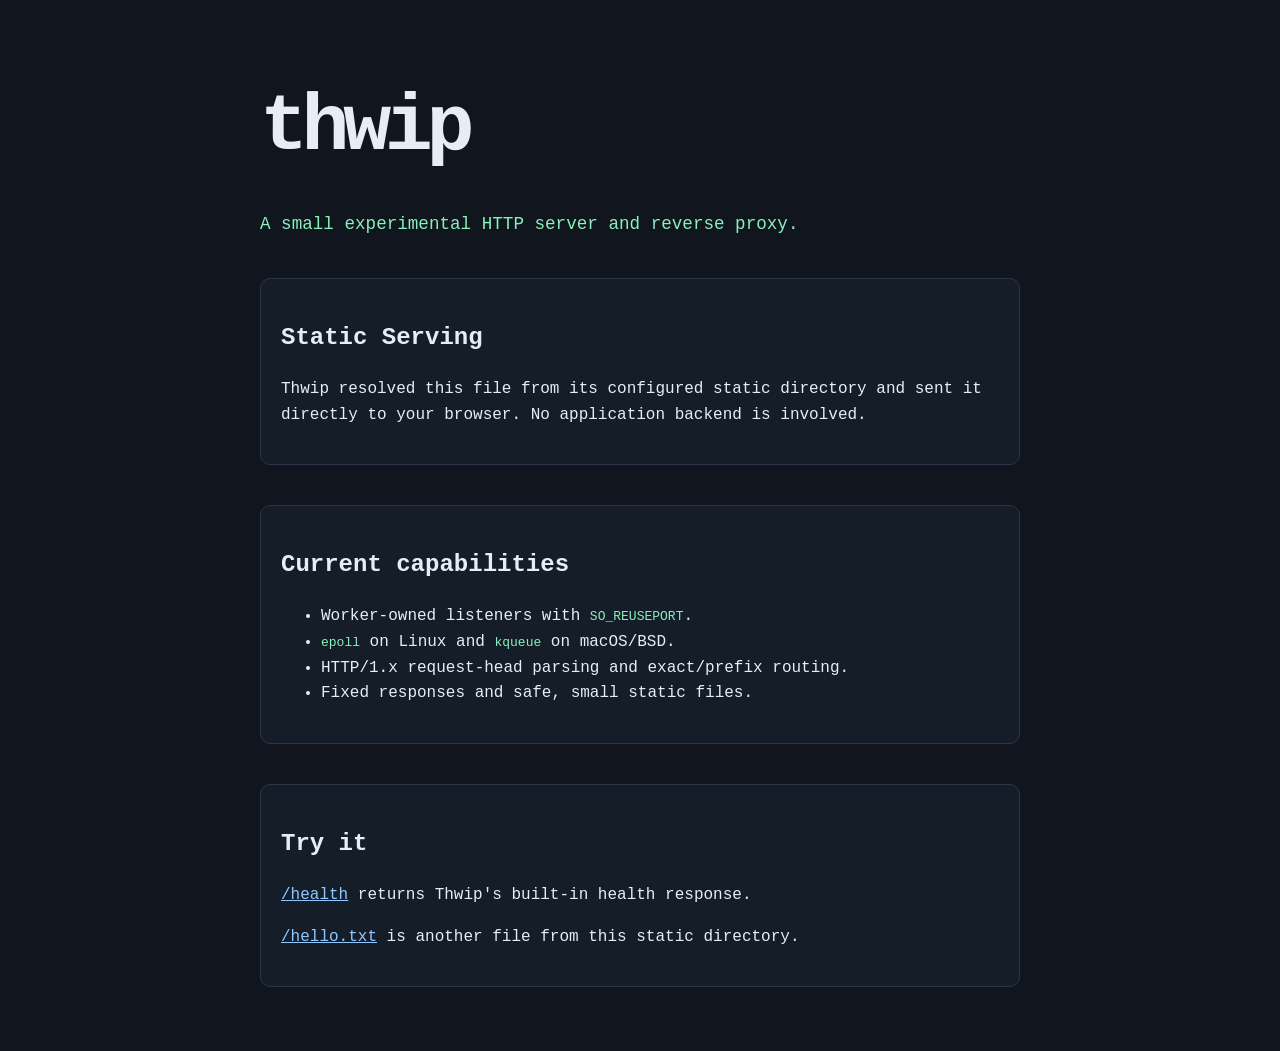
<file: examples/public/index.html>
<!doctype html>
<html lang="en">
  <head>
    <meta charset="utf-8">
    <meta name="viewport" content="width=device-width, initial-scale=1">
    <title>Thwip</title>
    <style>
      :root { color-scheme: dark; font-family: ui-monospace, SFMono-Regular, Menlo, monospace; }
      body { max-width: 760px; margin: 4rem auto; padding: 0 1.5rem; line-height: 1.6; color: #e8edf5; background: #10151e; }
      h1 { margin-bottom: 0.2rem; font-size: clamp(2.5rem, 9vw, 5rem); letter-spacing: -0.08em; }
      .tagline { color: #89f0ba; font-size: 1.1rem; }
      section { margin-top: 2.5rem; padding: 1.25rem; border: 1px solid #2b3749; border-radius: 10px; background: #151d29; }
      code { color: #89f0ba; }
      a { color: #91c7ff; }
    </style>
  </head>
  <body>
    <h1>thwip</h1>
    <p class="tagline">A small experimental HTTP server and reverse proxy.</p>

    <section>
      <h2>Static Serving</h2>
      <p>
        Thwip resolved this file from its configured static directory and sent
        it directly to your browser. No application backend is involved.
      </p>
    </section>

    <section>
      <h2>Current capabilities</h2>
      <ul>
        <li>Worker-owned listeners with <code>SO_REUSEPORT</code>.</li>
        <li><code>epoll</code> on Linux and <code>kqueue</code> on macOS/BSD.</li>
        <li>HTTP/1.x request-head parsing and exact/prefix routing.</li>
        <li>Fixed responses and safe, small static files.</li>
      </ul>
    </section>

    <section>
      <h2>Try it</h2>
      <p><a href="/health">/health</a> returns Thwip's built-in health response.</p>
      <p><a href="/hello.txt">/hello.txt</a> is another file from this static directory.</p>
    </section>
  </body>
</html>
</file>
